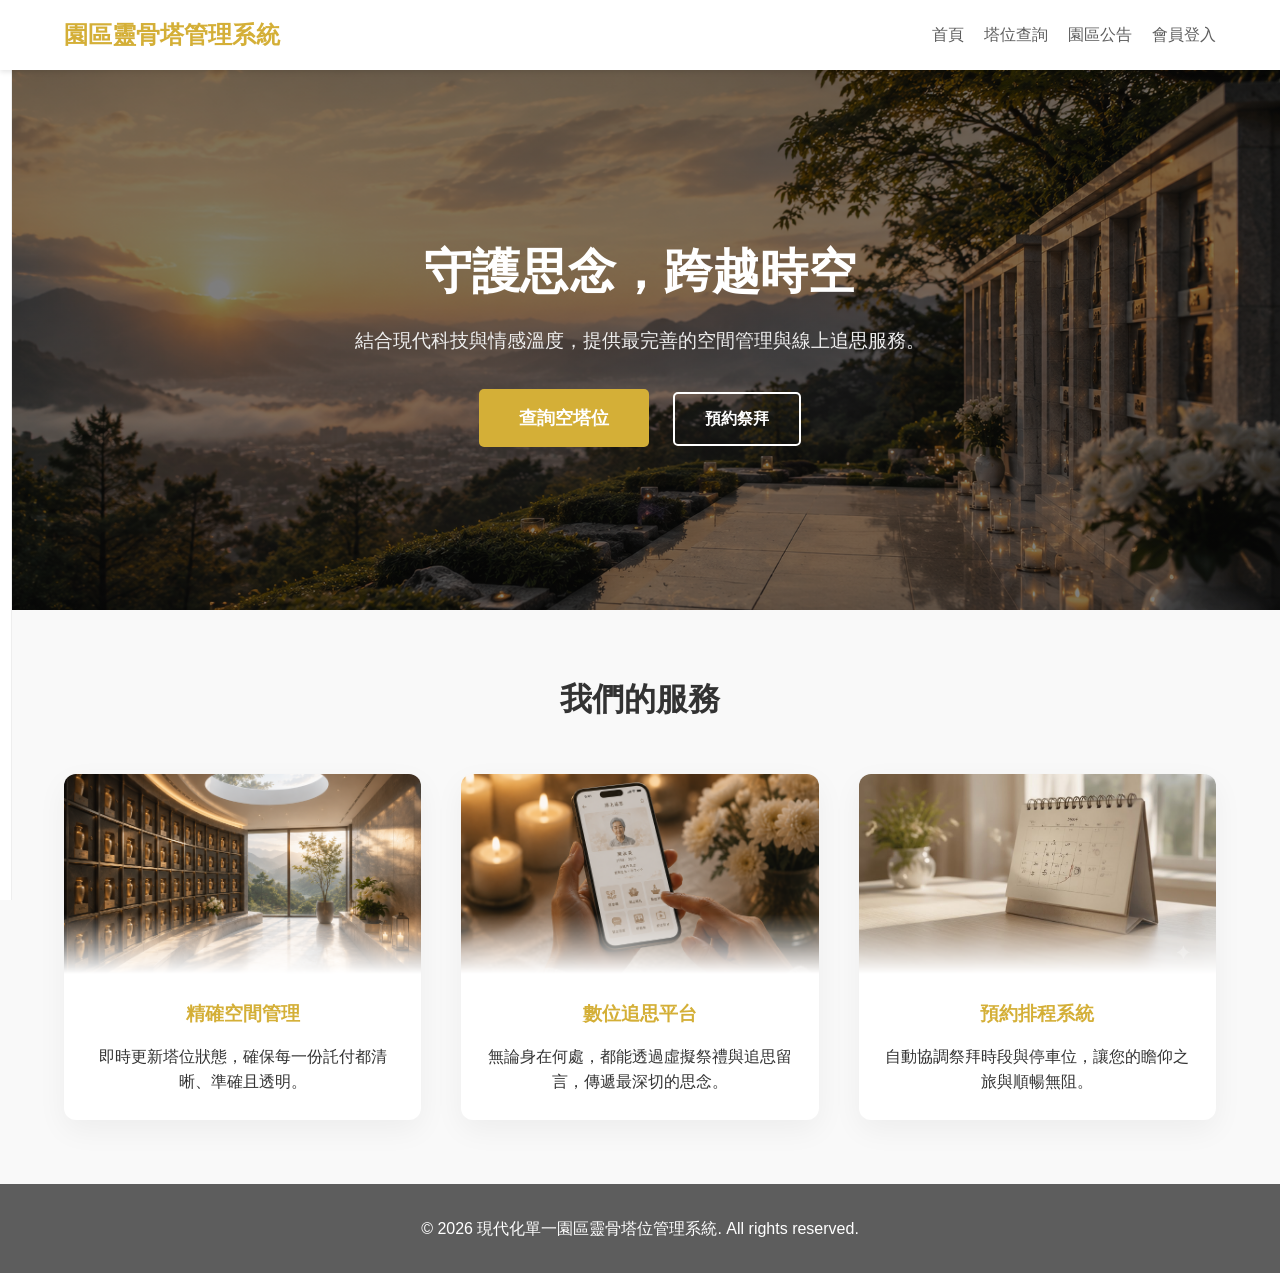
<file: index.html>
<!DOCTYPE html>
<html lang="zh-Hant">
<head>
    <meta charset="UTF-8">
    <meta name="viewport" content="width=device-width, initial-scale=1.0">
    <title>現代化靈骨塔管理系統 - 首頁</title>
    <link rel="stylesheet" href="css/style.css">
</head>
<body>
    <header>
        <nav>
            <div class="logo">園區靈骨塔管理系統</div>
            <ul>
                <li><a href="index.html">首頁</a></li>
                <li><a href="slots.html">塔位查詢</a></li>
                <li><a href="announcements.html">園區公告</a></li>
                <li><a href="auth.html">會員登入</a></li>
            </ul>
        </nav>
    </header>

    <div class="page-wrapper">
        <aside class="main-sidebar">
            <h3>快速功能</h3>
            <ul class="sidebar-nav">
                <li><a href="slots.html">查詢空位 (訪客)</a></li>
                <li><a href="auth.html">會員中心</a></li>
                <li><a href="auth.html">數位參拜</a></li>
                <li><a href="announcements.html">園區公告</a></li>
            </ul>
        </aside>

        <main class="content-area">
            <section class="hero" style="background: linear-gradient(rgba(0, 0, 0, 0.5), rgba(0, 0, 0, 0.5)), url('images/big_mid.png') center/cover no-repeat;">
                <div class="hero-content">
                    <h1 style="color: #fff;">守護思念，跨越時空</h1>
                    <p style="color: #eee;">結合現代科技與情感溫度，提供最完善的空間管理與線上追思服務。</p>
                    <div class="cta-buttons">
                        <a href="slots.html" class="btn btn-primary">查詢空塔位</a>
                        <a href="auth.html" class="btn btn-secondary">預約祭拜</a>
                    </div>
                </div>
            </section>

            <section class="features">
                <h2>我們的服務</h2>
                <div class="feature-grid">
                    <div class="feature-item">
                        <div class="feature-img-wrapper">
                            <img src="images/small_left.png" alt="空間管理">
                        </div>
                        <div class="feature-info">
                            <h3>精確空間管理</h3>
                            <p>即時更新塔位狀態，確保每一份託付都清晰、準確且透明。</p>
                        </div>
                    </div>
                    <div class="feature-item">
                        <div class="feature-img-wrapper">
                            <img src="images/small_mid.png" alt="線上追思">
                        </div>
                        <div class="feature-info">
                            <h3>數位追思平台</h3>
                            <p>無論身在何處，都能透過虛擬祭禮與追思留言，傳遞最深切的思念。</p>
                        </div>
                    </div>
                    <div class="feature-item">
                        <div class="feature-img-wrapper">
                            <img src="images/small_right.jpg" alt="時間排程">
                        </div>
                        <div class="feature-info">
                            <h3>預約排程系統</h3>
                            <p>自動協調祭拜時段與停車位，讓您的瞻仰之旅與順暢無阻。</p>
                        </div>
                    </div>
                </div>
            </section>
        </main>
    </div>

    <footer>
        <p>&copy; 2026 現代化單一園區靈骨塔位管理系統. All rights reserved.</p>
    </footer>
    <script src="js/main.js"></script>
</body>
</html>
</file>
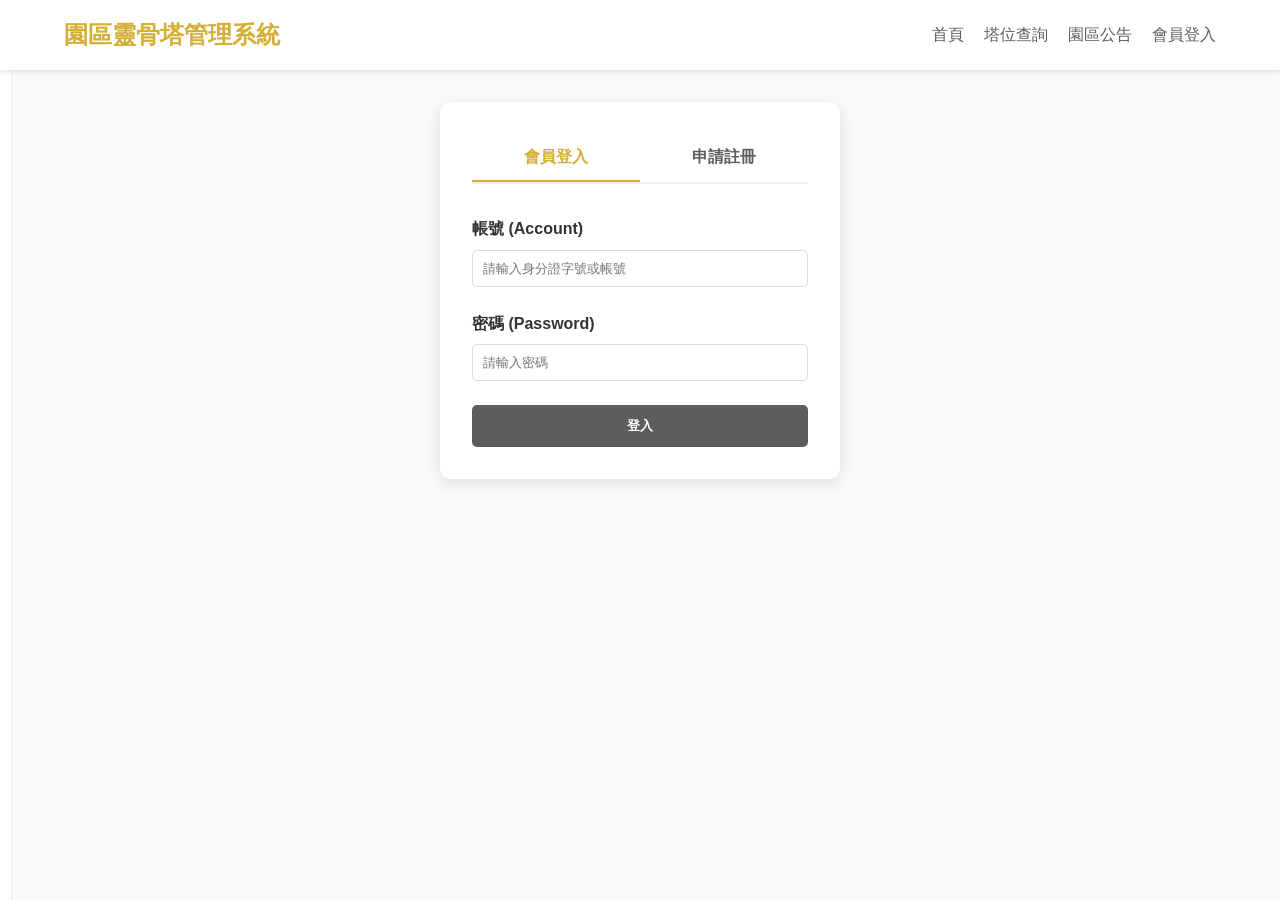
<file: admin.html>
<!DOCTYPE html>
<html lang="zh-Hant">
<head>
    <meta charset="UTF-8">
    <meta name="viewport" content="width=device-width, initial-scale=1.0">
    <title>管理員後台 - 現代化靈骨塔管理系統</title>
    <link rel="stylesheet" href="css/style.css">
</head>
<body>

    <div class="admin-container">
        <aside class="admin-sidebar">
            <h2>管理員控制台</h2>
            <ul class="admin-nav">
                <li class="active" data-target="dashboardSection">營運儀表板</li>
                <li data-target="userSection">會員資料管理</li>
                <li data-target="announcementSection">發佈園區公告</li>
                <li data-target="reservationSection">預約紀錄總表</li>
            </ul>
            <div style="margin-top: 5rem; text-align: center; font-size: 14px;">
                <p>目前管理員：<br><span id="currentAdminName" style="font-weight: bold; color: var(--primary-color);">驗證中</span></p>
                <button id="adminLogoutBtn" class="btn" style="background: #cc0000; color: #fff; margin-top: 10px; padding: 5px 15px;">安全登出</button>
            </div>
        </aside>

        <main class="admin-main">
            
            <div id="dashboardSection" class="content-section">
                <div class="mgmt-header">
                    <h2>系統營運摘要數據</h2>
                </div>
                <div class="stats-grid">
                    <div class="stats-card"><h3>總塔位配置數</h3><div class="number" id="statsTotalSlots">0</div></div>
                    <div class="stats-card"><h3>現存空置塔位</h3><div class="number" id="statsEmptySlots">0</div></div>
                    <div class="stats-card"><h3>今日預約祭拜人流</h3><div class="number" id="statsTodayReservations">0</div></div>
                    <div class="stats-card"><h3>未清償管理費帳單</h3><div class="number" id="statsUnpaidBills">0</div></div>
                </div>

                <section class="mgmt-section">
                    <div class="mgmt-header">
                        <h2>塔位配置與狀態異動管理 (UC-04)</h2>
                    </div>
                    <form id="updateSlotForm" style="display: flex; flex-direction: column; gap: 15px; max-width: 500px;">
                        <div>
                            <label style="font-weight: bold;">欲修改的塔位系統編號 (Slot ID)：</label>
                            <input type="number" id="editSlotId" placeholder="請輸入實體塔位代碼" required style="width: 100%; padding: 8px; margin-top: 5px;">
                        </div>
                        <div>
                            <label style="font-weight: bold;">變更目標狀態：</label>
                            <select id="editSlotStatus" required style="width: 100%; padding: 8px; margin-top: 5px;">
                                <option value="空置">空置 (開放家屬搜尋與認購)</option>
                                <option value="已售">已售 (已被特定會員綁定)</option>
                            </select>
                        </div>
                        <div>
                            <label style="font-weight: bold;">擁有者會員編號 (若設為已售需填寫)：</label>
                            <input type="number" id="editSlotOwnerId" placeholder="User ID" style="width: 100%; padding: 8px; margin-top: 5px;">
                        </div>
                        <button type="submit" class="btn btn-primary" style="width: fit-content; padding: 10px 20px;">更新進駐狀態</button>
                    </form>
                </section>
            </div>

            <div id="userSection" class="content-section" style="display: none;">
                <section class="mgmt-section">
                    <div class="mgmt-header">
                        <h2>會員家屬資料管理 (UC-09)</h2>
                    </div>
                    <form id="editUserForm" style="display: flex; flex-direction: column; gap: 15px; max-width: 500px;">
                        <div>
                            <label style="font-weight: bold;">欲修改的會員系統編號 (User ID)：</label>
                            <input type="number" id="editUserId" placeholder="請輸入會員代碼" required style="width: 100%; padding: 8px; margin-top: 5px;">
                        </div>
                        <div>
                            <label style="font-weight: bold;">更新姓名：</label>
                            <input type="text" id="editUserName" placeholder="留白則不修改" style="width: 100%; padding: 8px; margin-top: 5px;">
                        </div>
                        <div>
                            <label style="font-weight: bold;">更新聯絡電話：</label>
                            <input type="text" id="editUserPhone" placeholder="留白則不修改" style="width: 100%; padding: 8px; margin-top: 5px;">
                        </div>
                        <button type="submit" class="btn btn-primary" style="width: fit-content; padding: 10px 20px;">更新家屬資料</button>
                    </form>
                </section>
            </div>

            <div id="announcementSection" class="content-section" style="display: none;">
                <section class="mgmt-section">
                    <div class="mgmt-header">
                        <h2>發佈全新園區公告 (UC-10)</h2>
                    </div>
                    <form id="postAnnouncementForm" style="display: flex; flex-direction: column; gap: 15px;">
                        <div style="display: grid; grid-template-columns: 2fr 1fr; gap: 20px;">
                            <div>
                                <label style="font-weight: bold;">公告標題：</label>
                                <input type="text" id="annTitle" placeholder="請輸入公告重要主旨" required style="width: 100%; padding: 8px; margin-top: 5px;">
                            </div>
                            <div>
                                <label style="font-weight: bold;">公告分類：</label>
                                <select id="annCategory" required style="width: 100%; padding: 8px; margin-top: 5px;">
                                    <option value="園區公告">園區公告</option>
                                    <option value="祭祀規範">祭祀規範</option>
                                    <option value="活動通知">活動通知</option>
                                </select>
                            </div>
                        </div>
                        <div>
                            <label style="font-weight: bold;">公告詳細內文：</label>
                            <textarea id="annContent" rows="6" placeholder="請輸入欲公告給訪客與會員查看的完整法規或園區異動消息..." required style="width: 100%; padding: 8px; margin-top: 5px; resize: vertical;"></textarea>
                        </div>
                        <button type="submit" class="btn btn-primary" style="width: fit-content; padding: 10px 20px;">發佈公告</button>
                    </form>
                </section>
            </div>

            <div id="reservationSection" class="content-section" style="display: none;">
                <section class="mgmt-section">
                    <div class="mgmt-header">
                        <h2>預約紀錄總表 (UC-08)</h2>
                    </div>
                    
                    <form id="filterReservationForm" style="display: flex; gap: 10px; margin-bottom: 20px; align-items: center; background: #f4f4f4; padding: 15px; border-radius: 8px;">
                        <div>
                            <label style="font-weight: bold; margin-right: 5px;">開始日期:</label>
                            <input type="date" id="resStartDate" style="padding: 6px;">
                        </div>
                        <div>
                            <label style="font-weight: bold; margin-right: 5px;">結束日期:</label>
                            <input type="date" id="resEndDate" style="padding: 6px;">
                        </div>
                        <div>
                            <label style="font-weight: bold; margin-right: 5px;">預約狀態:</label>
                            <select id="resStatus" style="padding: 6px;">
                                <option value="">所有狀態</option>
                                <option value="已確認">已確認</option>
                                <option value="已完成">已完成</option>
                                <option value="已取消">已取消</option>
                            </select>
                        </div>
                        <button type="submit" class="btn btn-primary" style="margin: 0; padding: 6px 15px;">套用篩選</button>
                    </form>

                    <table class="admin-table">
                        <thead>
                            <tr>
                                <th>預約編號</th> <th>預約會員身分</th>
                                <th>目標塔位</th>
                                <th>預約排程時間</th>
                                <th>排他車位</th>
                                <th>當前狀態</th>
                                <th>管理操作</th>
                            </tr>
                        </thead>
                        <tbody id="reservationTableBody">
                        </tbody>
                    </table>
                </section>
            </div>

        </main>
    </div>

    <script src="js/admin.js"></script>
</body>
</html>
</file>
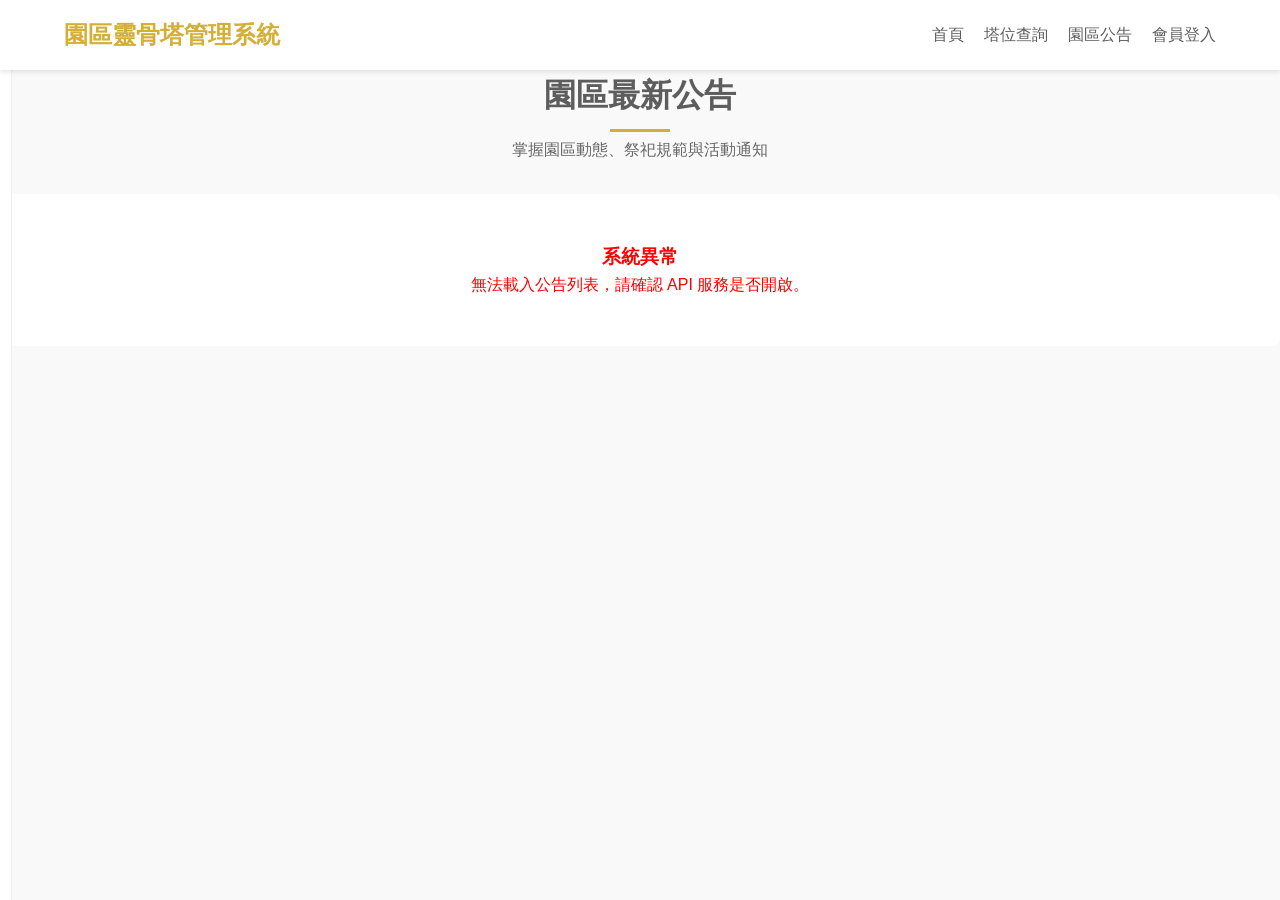
<file: announcements.html>
<!DOCTYPE html>
<html lang="zh-Hant">
<head>
    <meta charset="UTF-8">
    <meta name="viewport" content="width=device-width, initial-scale=1.0">
    <title>園區公告 - 現代化靈骨塔管理系統</title>
    <link rel="stylesheet" href="css/style.css">
</head>
<body>

    <header>
        <nav>
            <div class="logo">園區靈骨塔管理系統</div>
            <ul>
                <li><a href="index.html">首頁</a></li>
                <li><a href="slots.html">塔位查詢</a></li>
                <li><a href="announcements.html">園區公告</a></li>
                <li><a href="auth.html">會員登入</a></li>
            </ul>
        </nav>
    </header>

    <div class="page-wrapper">
        <aside class="main-sidebar">
            <h3>快速功能</h3>
            <ul class="sidebar-nav">
                <li><a href="slots.html">查詢空位 (訪客)</a></li>
                <li><a href="auth.html">會員中心</a></li>
                <li><a href="auth.html">數位參拜</a></li>
                <li><a href="announcements.html">園區公告</a></li>
            </ul>
        </aside>

        <main class="content-area">
            <div class="page-header">
                <h1>園區最新公告</h1>
                <p style="color: #666; margin-top: 5px;">掌握園區動態、祭祀規範與活動通知</p>
            </div>

            <div class="ann-list" id="announcementListContainer">
                <div style="text-align: center; padding: 3rem; background: #fff; border-radius: 8px;">
                    <h3 style="color: var(--secondary-color); margin-bottom: 10px;">公告載入中...</h3>
                </div>
            </div>
        </main>
    </div>

    <script src="js/main.js"></script>
</body>
</html>
</file>
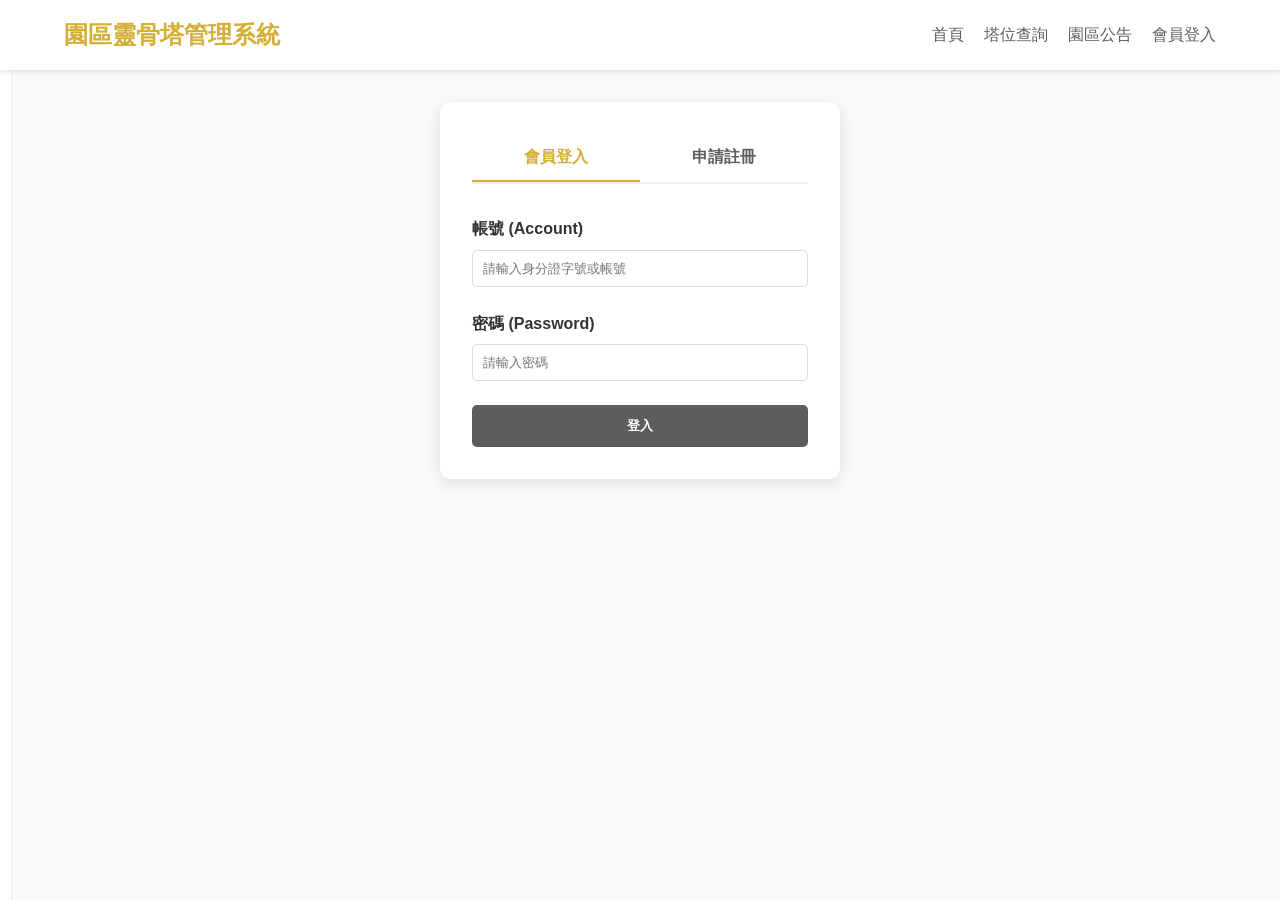
<file: auth.html>
<!DOCTYPE html>
<html lang="zh-Hant">
<head>
    <meta charset="UTF-8">
    <meta name="viewport" content="width=device-width, initial-scale=1.0">
    <title>會員登入/註冊 - 現代化靈骨塔管理系統</title>
    <link rel="stylesheet" href="css/style.css">
</head>
<body>

    <header>
        <nav>
            <div class="logo">園區靈骨塔管理系統</div>
            <ul>
                <li><a href="index.html">首頁</a></li>
                <li><a href="slots.html">塔位查詢</a></li>
                <li><a href="announcements.html">園區公告</a></li>
                <li><a href="auth.html">會員登入</a></li>
            </ul>
        </nav>
    </header>

    <div class="page-wrapper">
        <aside class="main-sidebar">
            <h3>快速功能</h3>
            <ul class="sidebar-nav">
                <li><a href="slots.html">查詢空位 (訪客)</a></li>
                <li><a href="auth.html">會員中心</a></li>
                <li><a href="auth.html">數位參拜</a></li>
                <li><a href="announcements.html">園區公告</a></li>
            </ul>
        </aside>

        <main class="content-area">
            <section class="auth-container">
                <div class="auth-tabs">
                    <div class="auth-tab active" id="tabLogin">會員登入</div>
                    <div class="auth-tab" id="tabRegister">申請註冊</div>
                </div>

                <form id="publicLoginForm">
                    <div class="form-group">
                        <label for="loginAccount">帳號 (Account)</label>
                        <input type="text" id="loginAccount" placeholder="請輸入身分證字號或帳號" required>
                    </div>
                    <div class="form-group">
                        <label for="loginPassword">密碼 (Password)</label>
                        <input type="password" id="loginPassword" placeholder="請輸入密碼" required>
                    </div>
                    <button type="submit" class="auth-btn">登入</button>
                </form>

                <form id="publicRegisterForm" style="display: none;">
                    <div class="form-group">
                        <label for="regAccount">設定帳號</label>
                        <input type="text" id="regAccount" required>
                    </div>
                    <div class="form-group">
                        <label for="regPassword">設定密碼</label>
                        <input type="password" id="regPassword" required>
                    </div>
                    <div class="form-group">
                        <label for="regName">真實姓名</label>
                        <input type="text" id="regName" required>
                    </div>
                    <div class="form-group">
                        <label for="regIdNumber">身分證字號</label>
                        <input type="text" id="regIdNumber" required>
                    </div>
                    <button type="submit" class="auth-btn">註冊會員</button>
                </form>
            </section>
        </main>
    </div>

    <script src="js/main.js"></script>
</body>
</html>
</file>
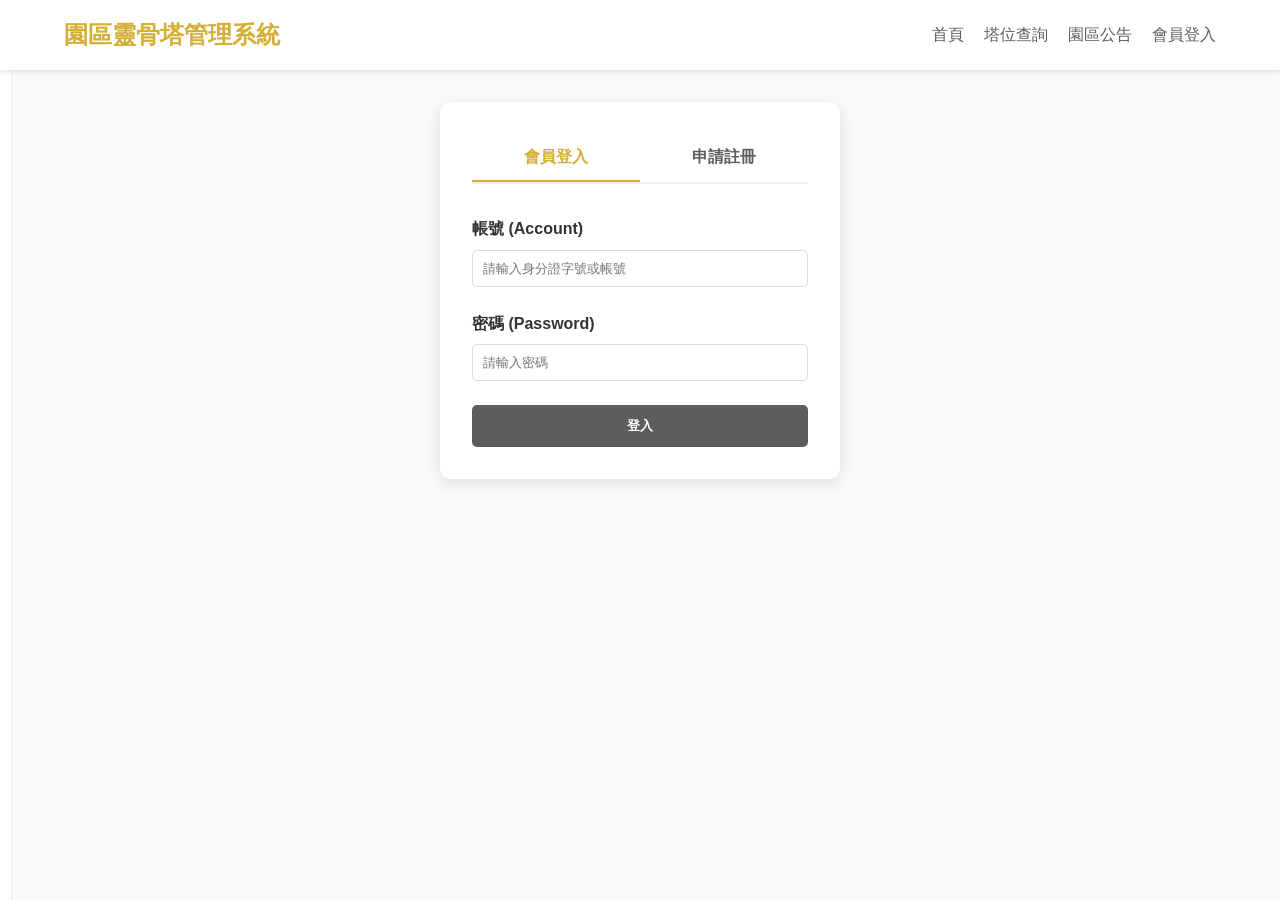
<file: member.html>
<!DOCTYPE html>
<html lang="zh-Hant">

<head>
    <meta charset="UTF-8">
    <meta name="viewport" content="width=device-width, initial-scale=1.0">
    <title>會員後台 - 現代化靈骨塔管理系統</title>
    <link rel="stylesheet" href="css/style.css">
</head>

<body>

    <header>
        <nav>
            <div class="logo">園區靈骨塔管理系統</div>
            <ul>
                <li><a href="index.html">首頁</a></li>
                <li><a href="slots.html">塔位查詢</a></li>
                <li><a href="announcements.html">園區公告</a></li>
                <li><a href="auth.html">登出</a></li>
            </ul>
        </nav>
    </header>

    <main class="dashboard-container">
        <aside class="sidebar">
            <h3 style="margin-bottom: 1rem;">歡迎，<span id="currentMemberName">會員</span></h3>
            <ul id="memberNav">
                <li class="active" data-target="memberSlotsSection">名下塔位與親友</li>
                <li data-target="reserveSection">預約實體祭拜</li>
                <li data-target="messageSection">線上追思留言</li>
                <li data-target="memberBillsSection">管理費帳單</li>
            </ul>
        </aside>

        <section class="content-card">
            <div id="memberSlotsSection" class="content-section">
                <h2>名下登記塔位</h2>
                <table class="data-list">
                    <thead>
                        <tr>
                            <th>塔位編號</th>
                            <th>位置描述</th>
                            <th>進駐先人姓名</th>
                        </tr>
                    </thead>
                    <tbody id="memberSlotsBody">
                    </tbody>
                </table>
            </div>

            <div id="reserveSection" class="content-section" style="display: none;">
                <h2>預約實體祭拜排程</h2>
                <form id="reserveForm"
                    style="margin-top: 1rem; display: flex; flex-direction: column; gap: 15px; max-width: 500px;">
                    <div>
                        <label style="display: block; margin-bottom: 5px;">選擇名下塔位編號：</label>
                        <input type="number" id="reserveSlotId" placeholder="例如: 101" required
                            style="width: 100%; padding: 8px;">
                    </div>
                    <div>
                        <label style="display: block; margin-bottom: 5px;">預約祭拜日期：</label>
                        <input type="date" id="reserveDate" required style="width: 100%; padding: 8px;">
                    </div>
                    <div>
                        <label style="display: block; margin-bottom: 5px;">預約時段：</label>
                        <select id="reserveTime" required style="width: 100%; padding: 8px;">
                            <option value="09:00:00">09:00 - 11:00</option>
                            <option value="11:00:00">11:00 - 13:00</option>
                            <option value="14:00:00">14:00 - 16:00</option>
                        </select>
                    </div>
                    <div>
                        <label style="display: block; margin-bottom: 5px;">預計隨行人數：</label>
                        <input type="number" id="reservePeople" min="1" value="1" required
                            style="width: 100%; padding: 8px;">
                    </div>
                    <button type="submit" class="btn btn-primary"
                        style="width: fit-content; margin-top: 10px;">提交排程預約</button>
                </form>
            </div>

            <div id="messageSection" class="content-section" style="display: none;">
                <h2>線上數位追思與留言</h2>
                <form id="messageForm"
                    style="margin-top: 1rem; display: flex; flex-direction: column; gap: 15px; max-width: 500px;">
                    <div>
                        <label style="display: block; margin-bottom: 5px;">追思對象 (已故親友)：</label>
                        <select id="msgDeceasedId" required style="width: 100%; padding: 8px;">
                            <option value="">載入親友資料中...</option>
                        </select>
                    </div>
                    <div>
                        <label style="display: block; margin-bottom: 5px;">虛擬祭品：</label>
                        <select id="msgItem" required style="width: 100%; padding: 8px;">
                            <option value="鮮花">鮮花</option>
                            <option value="蠟燭">蠟燭</option>
                            <option value="水果">水果</option>
                            <option value="無">無</option>
                        </select>
                    </div>
                    <div>
                        <label style="display: block; margin-bottom: 5px;">留言內容：</label>
                        <textarea id="msgContent" rows="4" placeholder="請輸入您對先人的思念寄語..." required
                            style="width: 100%; padding: 8px; resize: vertical;"></textarea>
                    </div>
                    <button type="submit" class="btn btn-primary"
                        style="width: fit-content; margin-top: 10px;">送出追思</button>
                </form>

                <!-- 新增：動態追思牆 / 留言板 -->
                <div class="memorial-wall-container">
                    <h3 class="memorial-wall-title">近期追思紀錄</h3>
                    <div id="memorialBoard" class="memorial-board">
                        <!-- 動態留言將在此處生成 -->
                        <p style="color: #999; text-align: center; padding: 2rem;">目前尚無公開追思紀錄，您送出的思念將會顯示於此。</p>
                    </div>
                </div>
            </div>

            <div id="memberBillsSection" class="content-section" style="display: none;">

                <h2>管理費應繳帳單總額</h2>

                <div class="search-bar" style="margin-top: 1rem; margin-bottom: 1rem; display: flex; gap: 10px; align-items: center;">
                    <label for="billYearInput">年份搜尋：</label>
                    <input type="number" id="billYearInput" placeholder="輸入年份 (例如: 2026)" style="padding: 8px; border: 1px solid #ddd; border-radius: 5px;">
                    <button id="searchBillBtn" class="btn btn-primary" style="padding: 8px 20px; margin: 0;">搜尋</button>
                </div>

                <table class="data-list">
                    <thead>
                        <tr>
                            <th>費用年度</th>
                            <th>應繳金額</th>
                            <th>繳費截止日期</th>
                            <th>繳費狀態</th>
                        </tr>
                    </thead>
                    <tbody id="memberBillsBody">
                    </tbody>
                </table>
            </div>
        </section>
    </main>

    <!-- 祭拜完成動畫遮罩 -->
    <div id="worshipOverlay" class="worship-overlay">
        <div class="worship-animation-icon">✨</div>
        <h2>心意已達．福澤長存</h2>
        <p>您的追思留言與祭品已成功傳達至先人席位</p>
        <button class="btn btn-primary" style="margin-top: 2rem;" onclick="document.getElementById('worshipOverlay').classList.remove('active')">確認</button>
    </div>

    <script src="js/main.js"></script>
</body>

</html>
</file>
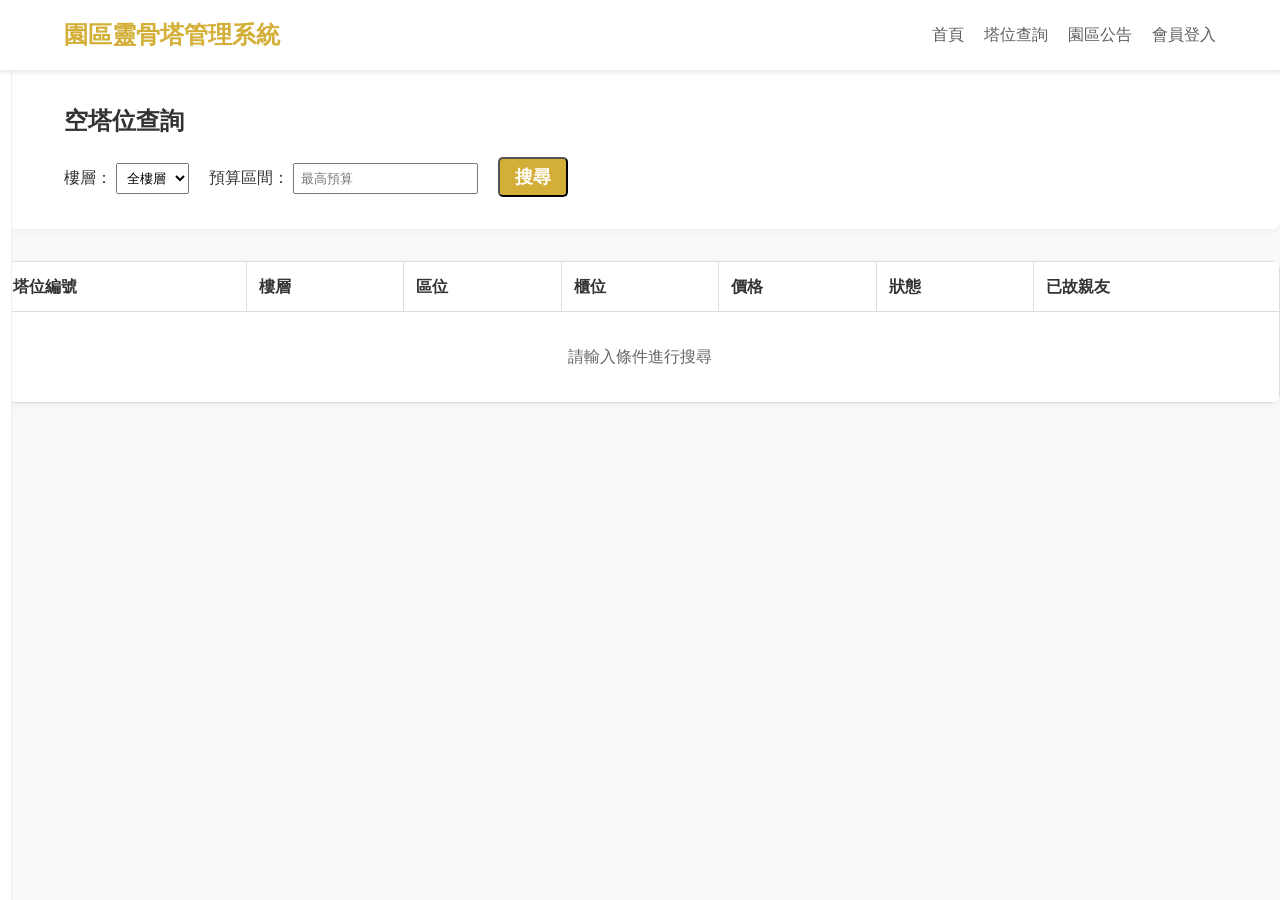
<file: slots.html>
<!DOCTYPE html>
<html lang="zh-Hant">
<head>
    <meta charset="UTF-8">
    <meta name="viewport" content="width=device-width, initial-scale=1.0">
    <title>塔位查詢 - 現代化靈骨塔管理系統</title>
    <link rel="stylesheet" href="css/style.css">
</head>
<body>

    <header>
        <nav>
            <div class="logo">園區靈骨塔管理系統</div>
            <ul>
                <li><a href="index.html">首頁</a></li>
                <li><a href="slots.html">塔位查詢</a></li>
                <li><a href="announcements.html">園區公告</a></li>
                <li><a href="auth.html">會員登入</a></li>
            </ul>
        </nav>
    </header>

    <div class="page-wrapper">
        <aside class="main-sidebar">
            <h3>快速功能</h3>
            <ul class="sidebar-nav">
                <li><a href="slots.html">查詢空位 (訪客)</a></li>
                <li><a href="auth.html">會員中心</a></li>
                <li><a href="auth.html">數位參拜</a></li>
                <li><a href="announcements.html">園區公告</a></li>
            </ul>
        </aside>

        <main class="content-area">
            <section class="filter-section">
                <h2>空塔位查詢</h2>
                <form id="searchSlotForm" style="margin-top: 1rem;">
                    <label for="searchFloor">樓層：</label>
                    <select id="searchFloor" name="floor" style="padding: 6px; margin-right: 15px;">
                        <option value="">全樓層</option>
                        <option value="1">1樓</option>
                        <option value="2">2樓</option>
                        <option value="3">3樓</option>
                    </select>

                    <label for="searchBudget">預算區間：</label>
                    <input type="number" id="searchBudget" name="budget" placeholder="最高預算" style="padding: 6px; margin-right: 15px;">

                    <button type="submit" class="btn btn-primary" style="margin: 0; padding: 6px 15px;">搜尋</button>
                </form>
            </section>

            <section class="result-section">
                <table class="slot-table">
                    <thead>
                        <tr>
                            <th>塔位編號</th>
                            <th>樓層</th>
                            <th>區位</th>
                            <th>櫃位</th>
                            <th>價格</th>
                            <th>狀態</th>
                            <th>已故親友</th>
                        </tr>
                    </thead>
                    <tbody id="slotResults">
                        <tr>
                            <td colspan="7" style="text-align: center; padding: 2rem; color: #666;">請輸入條件進行搜尋</td>
                        </tr>
                    </tbody>
                </table>
            </section>
        </main>
    </div>

    <script src="js/main.js"></script>
</body>
</html>
</file>
<file: css/style.css>
/* 全域設定 */
:root {
    --primary-color: #d4af37; /* 金色 */
    --secondary-color: #5d5d5d; /* 深灰 */
    --bg-color: #f9f9f9;
    --text-color: #333;
    --white: #ffffff;
}

* {
    margin: 0;
    padding: 0;
    box-sizing: border-box;
    font-family: "PingFang TC", "Microsoft JhengHei", sans-serif;
}

body {
    background-color: var(--bg-color);
    color: var(--text-color);
    line-height: 1.6;
    overflow-x: hidden; /* 新增：防止側邊欄藏在左邊時出現水平捲軸 */
}

/* 導覽列 */
header {
    background-color: var(--white);
    box-shadow: 0 2px 5px rgba(0,0,0,0.1);
    padding: 1rem 5%;
    position: sticky;
    top: 0;
    z-index: 1001;
}

nav {
    display: flex;
    justify-content: space-between;
    align-items: center;
}

.logo {
    font-size: 1.5rem;
    font-weight: bold;
    color: var(--primary-color);
}

nav ul {
    display: flex;
    list-style: none;
}

nav ul li {
    margin-left: 20px;
}

nav ul li a {
    text-decoration: none;
    color: var(--secondary-color);
    font-weight: 500;
    transition: color 0.3s;
}

nav ul li a:hover {
    color: var(--primary-color);
}


.page-wrapper {
    display: flex;
    min-height: calc(100vh - 70px);
    position: relative;
}

.main-sidebar {
    width: 250px;
    background-color: var(--white);
    border-right: 1px solid #eee;
    padding: 2rem 1rem;
    flex-shrink: 0;

    position: fixed;
    top: 70px; 
    left: 0;
    height: calc(100vh - 70px);
    z-index: 1000;
    transform: translateX(calc(-100% + 12px)); 
    transition: transform 0.3s ease-in-out, box-shadow 0.3s ease-in-out;
}

.main-sidebar:hover {
    transform: translateX(0);
    box-shadow: 5px 0 15px rgba(0, 0, 0, 0.08);
}

.main-sidebar h3 {
    font-size: 1rem;
    color: var(--secondary-color);
    margin-bottom: 1.5rem;
    padding-left: 10px;
    border-left: 4px solid var(--primary-color);
}

.sidebar-nav {
    list-style: none;
}

.sidebar-nav li {
    margin-bottom: 10px;
}

.sidebar-nav li a {
    display: block;
    padding: 12px 15px;
    text-decoration: none;
    color: var(--text-color);
    border-radius: 5px;
    transition: all 0.3s;
    font-weight: 500;
}

.sidebar-nav li a:hover {
    background-color: #f0f0f0;
    color: var(--primary-color);
}

.content-area {
    flex-grow: 1;
    width: 100%;
    overflow-x: hidden;
}



/* 英雄區塊 */
.hero {
    height: 60vh;
    background: linear-gradient(rgba(0,0,0,0.4), rgba(0,0,0,0.4)), 
                url('../big_mid.png') center/cover no-repeat;
    display: flex;
    justify-content: center;
    align-items: center;
    text-align: center;
    color: var(--white);
}

.hero-content h1 {
    font-size: 3rem;
    margin-bottom: 1rem;
}

.hero-content p {
    font-size: 1.2rem;
    margin-bottom: 2rem;
}

.btn {
    display: inline-block;
    padding: 12px 30px;
    text-decoration: none;
    border-radius: 5px;
    font-weight: bold;
    margin: 0 10px;
    transition: transform 0.3s;
}

.btn:hover {
    transform: translateY(-3px);
}

.btn-primary {
    background-color: var(--primary-color);
    color: var(--white);
}

.btn-secondary {
    background-color: transparent;
    border: 2px solid var(--white);
    color: var(--white);
}

.features {
    padding: 4rem 5%;
    text-align: center;
}

.features h2 {
    margin-bottom: 3rem;
    font-size: 2rem;
}

.feature-grid {
    display: grid;
    grid-template-columns: repeat(auto-fit, minmax(280px, 1fr));
    gap: 40px;
}

.feature-item {
    background: var(--white);
    padding: 0;
    border-radius: 12px;
    box-shadow: 0 10px 30px rgba(0,0,0,0.05);
    overflow: hidden;
}


.feature-img-wrapper {
    position: relative;
    width: 100%;
    height: 200px;
    overflow: hidden;
}

.feature-img-wrapper img {
    width: 100%;
    height: 100%;
    object-fit: cover;
    mask-image: linear-gradient(to bottom, rgba(0,0,0,1) 70%, rgba(0,0,0,0) 100%);
    -webkit-mask-image: linear-gradient(to bottom, rgba(0,0,0,1) 70%, rgba(0,0,0,0) 100%);
}

.feature-info {
    padding: 25px;
}

.feature-item h3 {
    margin-bottom: 15px;
    color: var(--primary-color);
}

.quick-links {
    display: none;
}

footer {
    padding: 2rem;
    background-color: var(--secondary-color);
    color: var(--white);
    text-align: center;
}

/* ==========================================================================
   管理員後台 (admin.html)
   ========================================================================== */
.admin-container {
    display: grid;
    grid-template-columns: 240px 1fr;
    min-height: 100vh;
}
.admin-sidebar {
    background-color: var(--secondary-color);
    color: var(--white);
    padding: 2rem 1rem;
}
.admin-sidebar h2 {
    font-size: 1.2rem;
    margin-bottom: 2rem;
    text-align: center;
    border-bottom: 1px solid #777;
    padding-bottom: 1rem;
}
.admin-nav {
    list-style: none;
}
.admin-nav li {
    padding: 12px 15px;
    margin-bottom: 5px;
    border-radius: 5px;
    cursor: pointer;
    transition: background 0.3s;
}
.admin-nav li:hover, .admin-nav li.active {
    background-color: var(--primary-color);
}
.admin-main {
    padding: 2rem;
    background-color: #f9f9f9;
}
.mgmt-section {
    background: #fff;
    padding: 1.5rem;
    border-radius: 8px;
    box-shadow: 0 2px 8px rgba(0,0,0,0.05);
    margin-bottom: 2rem;
}
.mgmt-header {
    display: flex;
    justify-content: space-between;
    align-items: center;
    margin-bottom: 1.5rem;
    border-bottom: 2px solid #eee;
    padding-bottom: 0.5rem;
}
.stats-grid {
    display: grid;
    grid-template-columns: repeat(4, 1fr);
    gap: 20px;
    margin-bottom: 2rem;
}
.stats-card {
    background: #fff;
    padding: 1.5rem;
    border-radius: 8px;
    box-shadow: 0 2px 5px rgba(0,0,0,0.05);
    border-left: 5px solid var(--primary-color);
    text-align: center;
}
.stats-card h3 {
    font-size: 0.9rem;
    color: #666;
    margin-bottom: 10px;
}
.stats-card .number {
    font-size: 1.8rem;
    font-weight: bold;
    color: var(--secondary-color);
}
.admin-table {
    width: 100%;
    border-collapse: collapse;
}
.admin-table th, .admin-table td {
    padding: 12px;
    text-align: left;
    border-bottom: 1px solid #eee;
}
.admin-table th {
    background-color: #f4f4f4;
    font-weight: bold;
}

/* ==========================================================================
   園區公告 (announcements.html)
   ========================================================================== */
.page-header {
    text-align: center;
    margin-bottom: 2rem;
}
.page-header h1 {
    color: var(--secondary-color);
    position: relative;
    display: inline-block;
    padding-bottom: 10px;
}
.page-header h1::after {
    content: '';
    position: absolute;
    bottom: 0;
    left: 50%;
    transform: translateX(-50%);
    width: 60px;
    height: 3px;
    background-color: var(--primary-color);
}
.ann-list {
    display: flex;
    flex-direction: column;
    gap: 20px;
}
.ann-item {
    background: #fff;
    padding: 1.5rem;
    border-radius: 8px;
    box-shadow: 0 2px 8px rgba(0,0,0,0.05);
}

/* ==========================================================================
   會員登入/註冊 (auth.html)
   ========================================================================== */
.auth-container {
    max-width: 400px;
    margin: 2rem auto;
    background: #fff;
    padding: 2rem;
    border-radius: 10px;
    box-shadow: 0 4px 15px rgba(0,0,0,0.1);
}
.auth-tabs {
    display: flex;
    margin-bottom: 2rem;
    border-bottom: 2px solid #eee;
}
.auth-tab {
    flex: 1;
    text-align: center;
    padding: 10px;
    cursor: pointer;
    font-weight: bold;
    color: var(--secondary-color);
}
.auth-tab.active {
    color: var(--primary-color);
    border-bottom: 2px solid var(--primary-color);
}
.form-group { margin-bottom: 1.5rem; }
.form-group label { display: block; margin-bottom: 0.5rem; font-weight: bold; }
.form-group input {
    width: 100%;
    padding: 10px;
    border: 1px solid #ddd;
    border-radius: 5px;
    box-sizing: border-box;
}
.auth-btn {
    width: 100%;
    padding: 12px;
    background: var(--secondary-color);
    color: white;
    border: none;
    border-radius: 5px;
    font-weight: bold;
    cursor: pointer;
    transition: background 0.3s;
}
.auth-btn:hover {
    background: var(--primary-color);
}

/* ==========================================================================
   會員後台 (member.html)
   ========================================================================== */
.dashboard-container {
    display: grid;
    grid-template-columns: 250px 1fr;
    gap: 20px;
    padding: 2rem 5%;
}
.sidebar {
    background: #fff;
    padding: 1.5rem;
    border-radius: 10px;
    height: fit-content;
}
.sidebar ul {
    list-style: none;
}
.sidebar li {
    padding: 12px 0;
    border-bottom: 1px solid #eee;
    cursor: pointer;
}
.sidebar li:hover {
    color: var(--primary-color);
}
.content-card {
    background: #fff;
    padding: 2rem;
    border-radius: 10px;
    min-height: 400px;
}
.data-list {
    width: 100%;
    border-collapse: collapse;
    margin-top: 1rem;
}
.data-list td, .data-list th {
    padding: 12px;
    border: 1px solid #eee;
}
.status-paid {
    color: green;
    font-weight: bold;
}
.status-unpaid {
    color: red;
    font-weight: bold;
}

/* ==========================================================================
   塔位查詢 (slots.html)
   ========================================================================== */
.filter-section {
    padding: 2rem 5%;
    background: #fff;
    margin-bottom: 2rem;
    border-radius: 8px;
    box-shadow: 0 2px 8px rgba(0,0,0,0.05);
}
.result-section {
    padding: 0;
}
.slot-table {
    width: 100%;
    border-collapse: collapse;
    background: #fff;
    border-radius: 8px;
    overflow: hidden;
    box-shadow: 0 2px 8px rgba(0,0,0,0.05);
}
.slot-table th, .slot-table td {
    border: 1px solid #ddd;
    padding: 12px;
    text-align: left;
}
/* ==========================================================================
   數位祭拜與追思牆 (新增功能)
   ========================================================================== */

/* 祭拜完成全螢幕動畫遮罩 */
.worship-overlay {
    position: fixed;
    top: 0;
    left: 0;
    width: 100%;
    height: 100%;
    background: rgba(255, 255, 255, 0.95);
    z-index: 9999;
    display: none; /* 預設隱藏 */
    flex-direction: column;
    justify-content: center;
    align-items: center;
    text-align: center;
    animation: fadeIn 0.8s ease-out;
}

.worship-overlay.active {
    display: flex;
}

.worship-animation-icon {
    font-size: 80px;
    margin-bottom: 20px;
    color: var(--primary-color);
    animation: pulseLight 2s infinite ease-in-out;
}

.worship-overlay h2 {
    font-size: 2.5rem;
    color: var(--secondary-color);
    margin-bottom: 1rem;
    letter-spacing: 2px;
}

.worship-overlay p {
    font-size: 1.4rem;
    color: #666;
}

@keyframes pulseLight {
    0% { transform: scale(1); opacity: 0.8; filter: drop-shadow(0 0 5px var(--primary-color)); }
    50% { transform: scale(1.1); opacity: 1; filter: drop-shadow(0 0 25px var(--primary-color)); }
    100% { transform: scale(1); opacity: 0.8; filter: drop-shadow(0 0 5px var(--primary-color)); }
}

@keyframes fadeIn {
    from { opacity: 0; }
    to { opacity: 1; }
}

/* 動態追思牆樣式 */
.memorial-wall-container {
    margin-top: 3rem;
    border-top: 2px dashed #ddd;
    padding-top: 2rem;
}

.memorial-wall-title {
    font-size: 1.8rem;
    color: var(--secondary-color);
    margin-bottom: 1.5rem;
    display: flex;
    align-items: center;
    gap: 10px;
}

.memorial-wall-title::before {
    content: "🕯️";
}

.memorial-board {
    display: flex;
    flex-direction: column;
    gap: 20px;
}

.memorial-card {
    background: #fffaf0; /* 暖白底色，對眼睛較溫和 */
    border: 1px solid #e0d0b0;
    border-left: 8px solid var(--primary-color);
    padding: 20px;
    border-radius: 8px;
    box-shadow: 0 4px 6px rgba(0,0,0,0.05);
    animation: slideInUp 0.6s ease-out forwards;
    opacity: 0;
}

.memorial-card-header {
    display: flex;
    justify-content: space-between;
    margin-bottom: 10px;
    border-bottom: 1px solid #eee;
    padding-bottom: 8px;
}

.memorial-card-name {
    font-weight: bold;
    font-size: 1.3rem;
    color: var(--secondary-color);
}

.memorial-card-item {
    background: var(--primary-color);
    color: #fff;
    padding: 2px 10px;
    border-radius: 20px;
    font-size: 0.9rem;
}

.memorial-card-content {
    font-size: 1.2rem;
    line-height: 1.8;
    color: #444;
}

.memorial-card-time {
    display: block;
    margin-top: 10px;
    font-size: 0.9rem;
    color: #999;
    text-align: right;
}

@keyframes slideInUp {
    from { transform: translateY(30px); opacity: 0; }
    to { transform: translateY(0); opacity: 1; }
}

/* 針對長者優化的按鈕點擊區域 */
.btn-primary {
    padding: 15px 40px;
    font-size: 1.1rem;
}

/* ==========================================================================
   �ۭq���ź����u�� (Custom Modal Alert) - �ݨD�G
   ========================================================================== */
.custom-alert-overlay {
    position: fixed;
    top: 0;
    left: 0;
    width: 100%;
    height: 100%;
    background: rgba(0, 0, 0, 0.7);
    display: flex;
    justify-content: center;
    align-items: center;
    z-index: 10000;
    opacity: 0;
    visibility: hidden;
    transition: all 0.3s ease;
    backdrop-filter: blur(3px);
}

.custom-alert-overlay.active {
    opacity: 1;
    visibility: visible;
}

.custom-alert-box {
    background: #fff;
    width: 90%;
    max-width: 420px;
    border-radius: 15px;
    overflow: hidden;
    box-shadow: 0 20px 50px rgba(0, 0, 0, 0.3);
    transform: translateY(-30px);
    transition: all 0.4s cubic-bezier(0.68, -0.55, 0.265, 1.55);
    border-top: 6px solid var(--primary-color);
}

.custom-alert-overlay.active .custom-alert-box {
    transform: translateY(0);
}

.custom-alert-header {
    background: #fdfdfd;
    padding: 18px 25px;
    border-bottom: 1px solid #eee;
    display: flex;
    align-items: center;
    gap: 12px;
}

.custom-alert-header .icon {
    font-size: 1.4rem;
    filter: drop-shadow(0 0 2px var(--primary-color));
}

.custom-alert-header .title {
    font-weight: bold;
    color: var(--secondary-color);
    letter-spacing: 1.5px;
    font-size: 1.1rem;
}

.custom-alert-body {
    padding: 35px 25px;
    color: #444;
    font-size: 1.1rem;
    line-height: 1.7;
    text-align: center;
    font-weight: 500;
}

.custom-alert-footer {
    padding: 18px 25px;
    text-align: right;
    background: #fcfcfc;
    border-top: 1px solid #f0f0f0;
}

.custom-alert-btn {
    background: var(--secondary-color);
    color: #fff;
    border: none;
    padding: 10px 30px;
    border-radius: 6px;
    cursor: pointer;
    font-weight: bold;
    font-size: 1rem;
    transition: all 0.3s;
    box-shadow: 0 4px 10px rgba(0,0,0,0.1);
}

.custom-alert-btn:hover {
    background: var(--primary-color);
    transform: translateY(-2px);
    box-shadow: 0 6px 15px rgba(212, 175, 55, 0.3);
}


/* ==========================================================================
   �|���n�J���A�����C�˦� (Member Nav Styles) - �ݨD�@
   ========================================================================== */
.nav-member-info {
    display: flex;
    align-items: center;
    gap: 15px;
    margin-left: 20px;
    padding: 5px 12px;
    background: rgba(212, 175, 55, 0.05);
    border-radius: 50px;
    border: 1px solid rgba(212, 175, 55, 0.2);
}

.nav-welcome-text {
    color: var(--secondary-color);
    font-size: 0.95rem;
    font-weight: 500;
}

.nav-welcome-text b {
    color: var(--primary-color);
}

.nav-member-link {
    font-weight: bold;
    color: var(--secondary-color) !important;
    text-decoration: none;
    transition: color 0.3s;
}

.nav-member-link:hover {
    color: var(--primary-color) !important;
}

.nav-logout-btn {
    color: #d9534f !important;
    font-size: 0.9rem;
    padding: 2px 8px;
    border: 1px solid #d9534f;
    border-radius: 4px;
    transition: all 0.3s;
}

.nav-logout-btn:hover {
    background: #d9534f;
    color: #fff !important;
}
</file>
